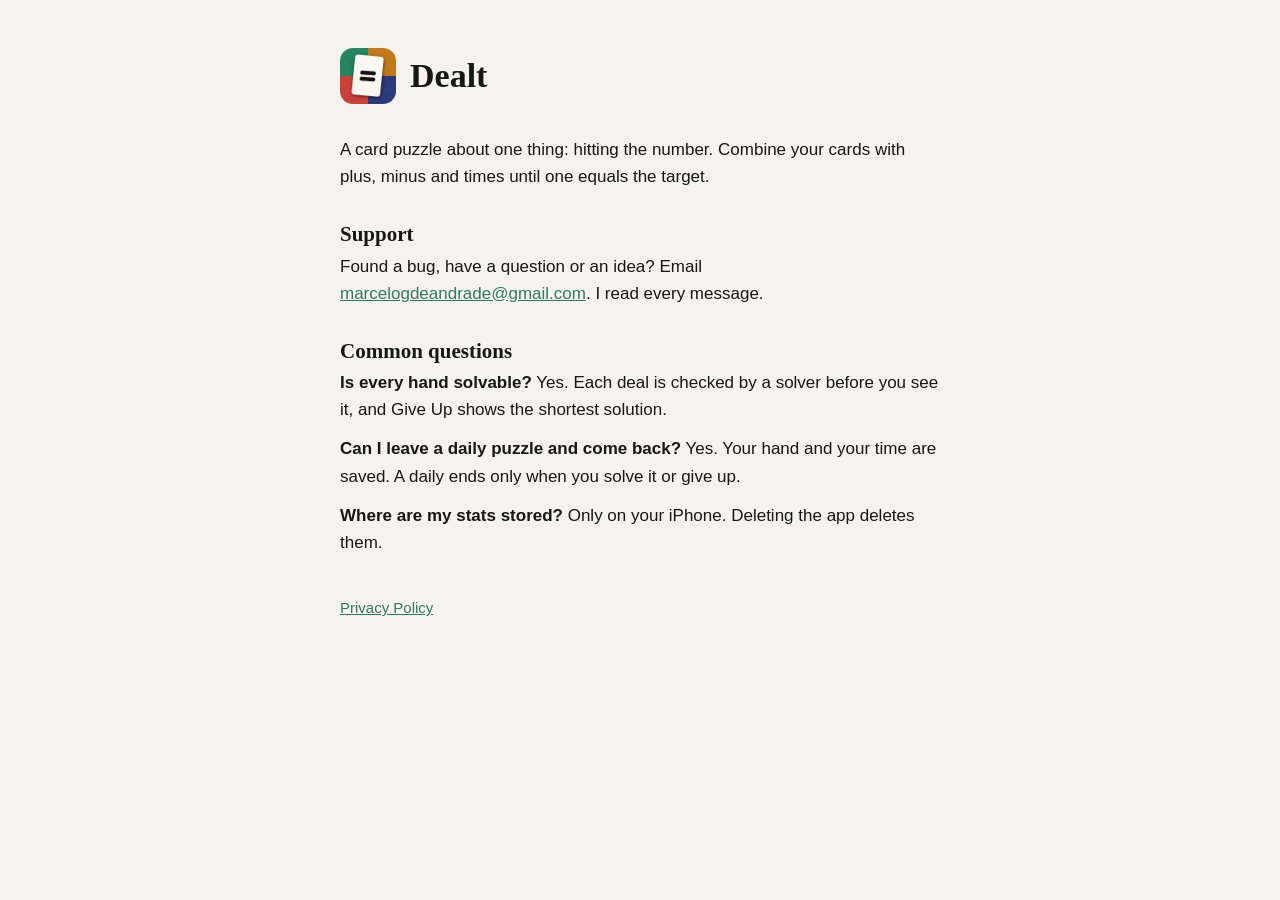
<file: index.html>
<!doctype html>
<html lang="en">
<head>
<meta charset="utf-8">
<meta name="viewport" content="width=device-width, initial-scale=1">
<title>Dealt: Support</title>
<link rel="icon" href="icon.png">
<link rel="stylesheet" href="style.css">
</head>
<body>
<main>
<header><img src="icon.png" alt=""><h1>Dealt</h1></header>
<p>A card puzzle about one thing: hitting the number. Combine your cards with plus, minus and times until one equals the target.</p>

<h2>Support</h2>
<p>Found a bug, have a question or an idea? Email <a href="mailto:marcelogdeandrade@gmail.com">marcelogdeandrade@gmail.com</a>. I read every message.</p>

<h2>Common questions</h2>
<p><strong>Is every hand solvable?</strong> Yes. Each deal is checked by a solver before you see it, and Give Up shows the shortest solution.</p>
<p><strong>Can I leave a daily puzzle and come back?</strong> Yes. Your hand and your time are saved. A daily ends only when you solve it or give up.</p>
<p><strong>Where are my stats stored?</strong> Only on your iPhone. Deleting the app deletes them.</p>

<nav><a href="privacy.html">Privacy Policy</a></nav>
</main>
</body>
</html>
</file>
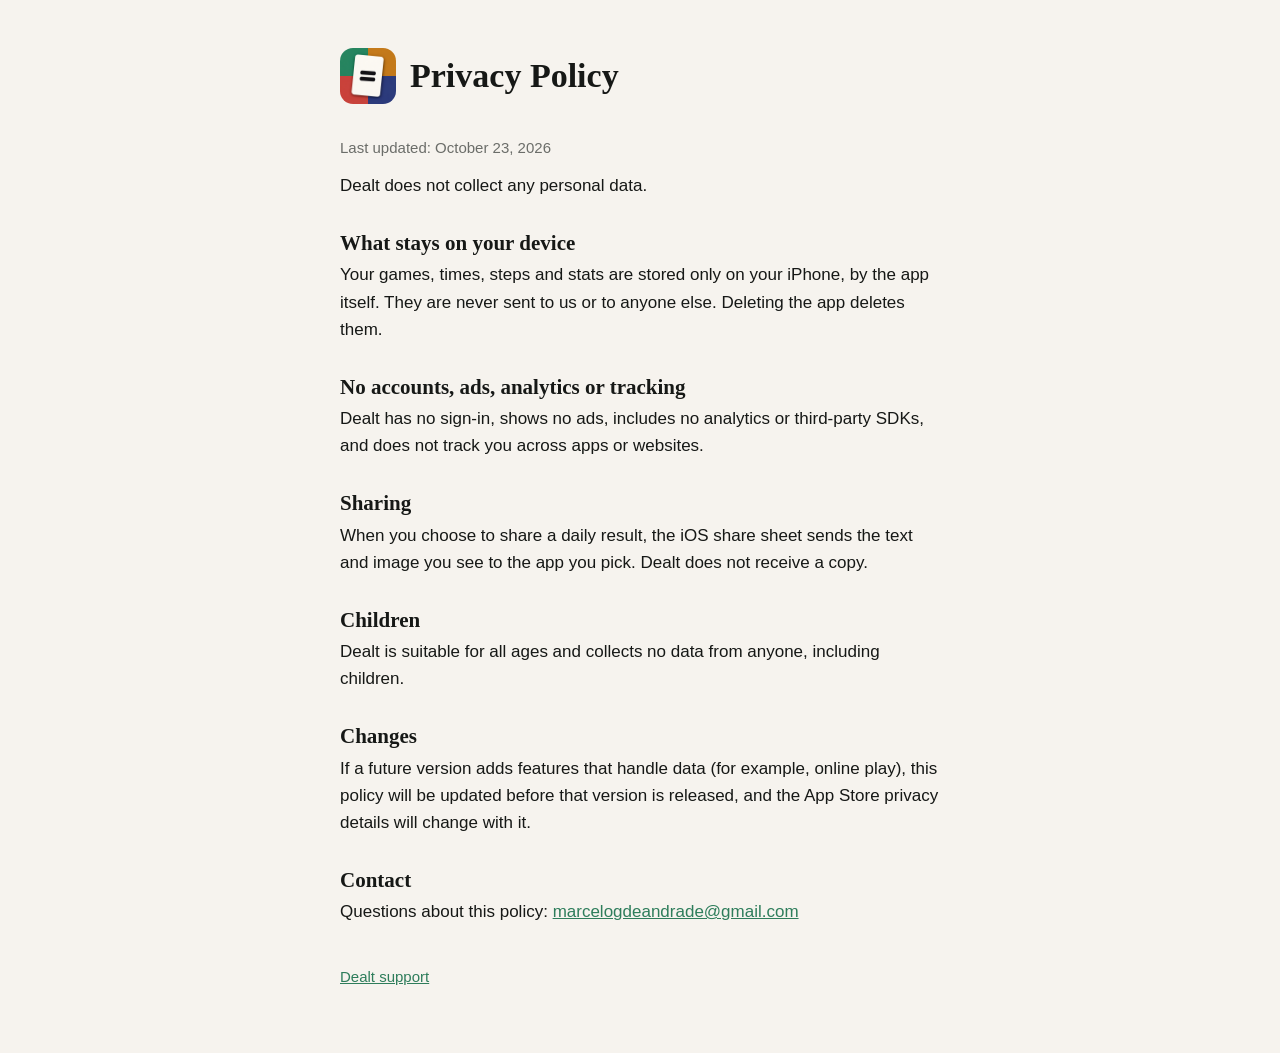
<file: privacy.html>
<!doctype html>
<html lang="en">
<head>
<meta charset="utf-8">
<meta name="viewport" content="width=device-width, initial-scale=1">
<title>Dealt: Privacy Policy</title>
<link rel="icon" href="icon.png">
<link rel="stylesheet" href="style.css">
</head>
<body>
<main>
<header><img src="icon.png" alt=""><h1>Privacy Policy</h1></header>
<p class="muted">Last updated: October 23, 2026</p>
<p>Dealt does not collect any personal data.</p>

<h2>What stays on your device</h2>
<p>Your games, times, steps and stats are stored only on your iPhone, by the app itself. They are never sent to us or to anyone else. Deleting the app deletes them.</p>

<h2>No accounts, ads, analytics or tracking</h2>
<p>Dealt has no sign-in, shows no ads, includes no analytics or third-party SDKs, and does not track you across apps or websites.</p>

<h2>Sharing</h2>
<p>When you choose to share a daily result, the iOS share sheet sends the text and image you see to the app you pick. Dealt does not receive a copy.</p>

<h2>Children</h2>
<p>Dealt is suitable for all ages and collects no data from anyone, including children.</p>

<h2>Changes</h2>
<p>If a future version adds features that handle data (for example, online play), this policy will be updated before that version is released, and the App Store privacy details will change with it.</p>

<h2>Contact</h2>
<p>Questions about this policy: <a href="mailto:marcelogdeandrade@gmail.com">marcelogdeandrade@gmail.com</a></p>

<nav><a href="./">Dealt support</a></nav>
</main>
</body>
</html>
</file>
<file: style.css>
:root { --bg: #F6F3EE; --ink: #161816; --muted: #6b6d69; --accent: #2E7D5B; }
@media (prefers-color-scheme: dark) { :root { --bg: #101211; --ink: #F2EFE8; --muted: #9a9c97; --accent: #79B694; } }
* { box-sizing: border-box; }
body { margin: 0; background: var(--bg); color: var(--ink); font: 17px/1.6 -apple-system, BlinkMacSystemFont, "Segoe UI", sans-serif; }
main { max-width: 640px; margin: 0 auto; padding: 48px 20px 64px; }
header { display: flex; align-items: center; gap: 14px; margin-bottom: 32px; }
header img { width: 56px; height: 56px; border-radius: 13px; }
h1, h2 { font-family: "New York", "Iowan Old Style", Georgia, serif; font-weight: 800; line-height: 1.15; }
h1 { font-size: 34px; margin: 0; }
h2 { font-size: 21px; margin: 32px 0 6px; }
p { margin: 0 0 12px; }
a { color: var(--accent); }
.muted { color: var(--muted); font-size: 15px; }
nav { margin-top: 40px; font-size: 15px; }
</file>
